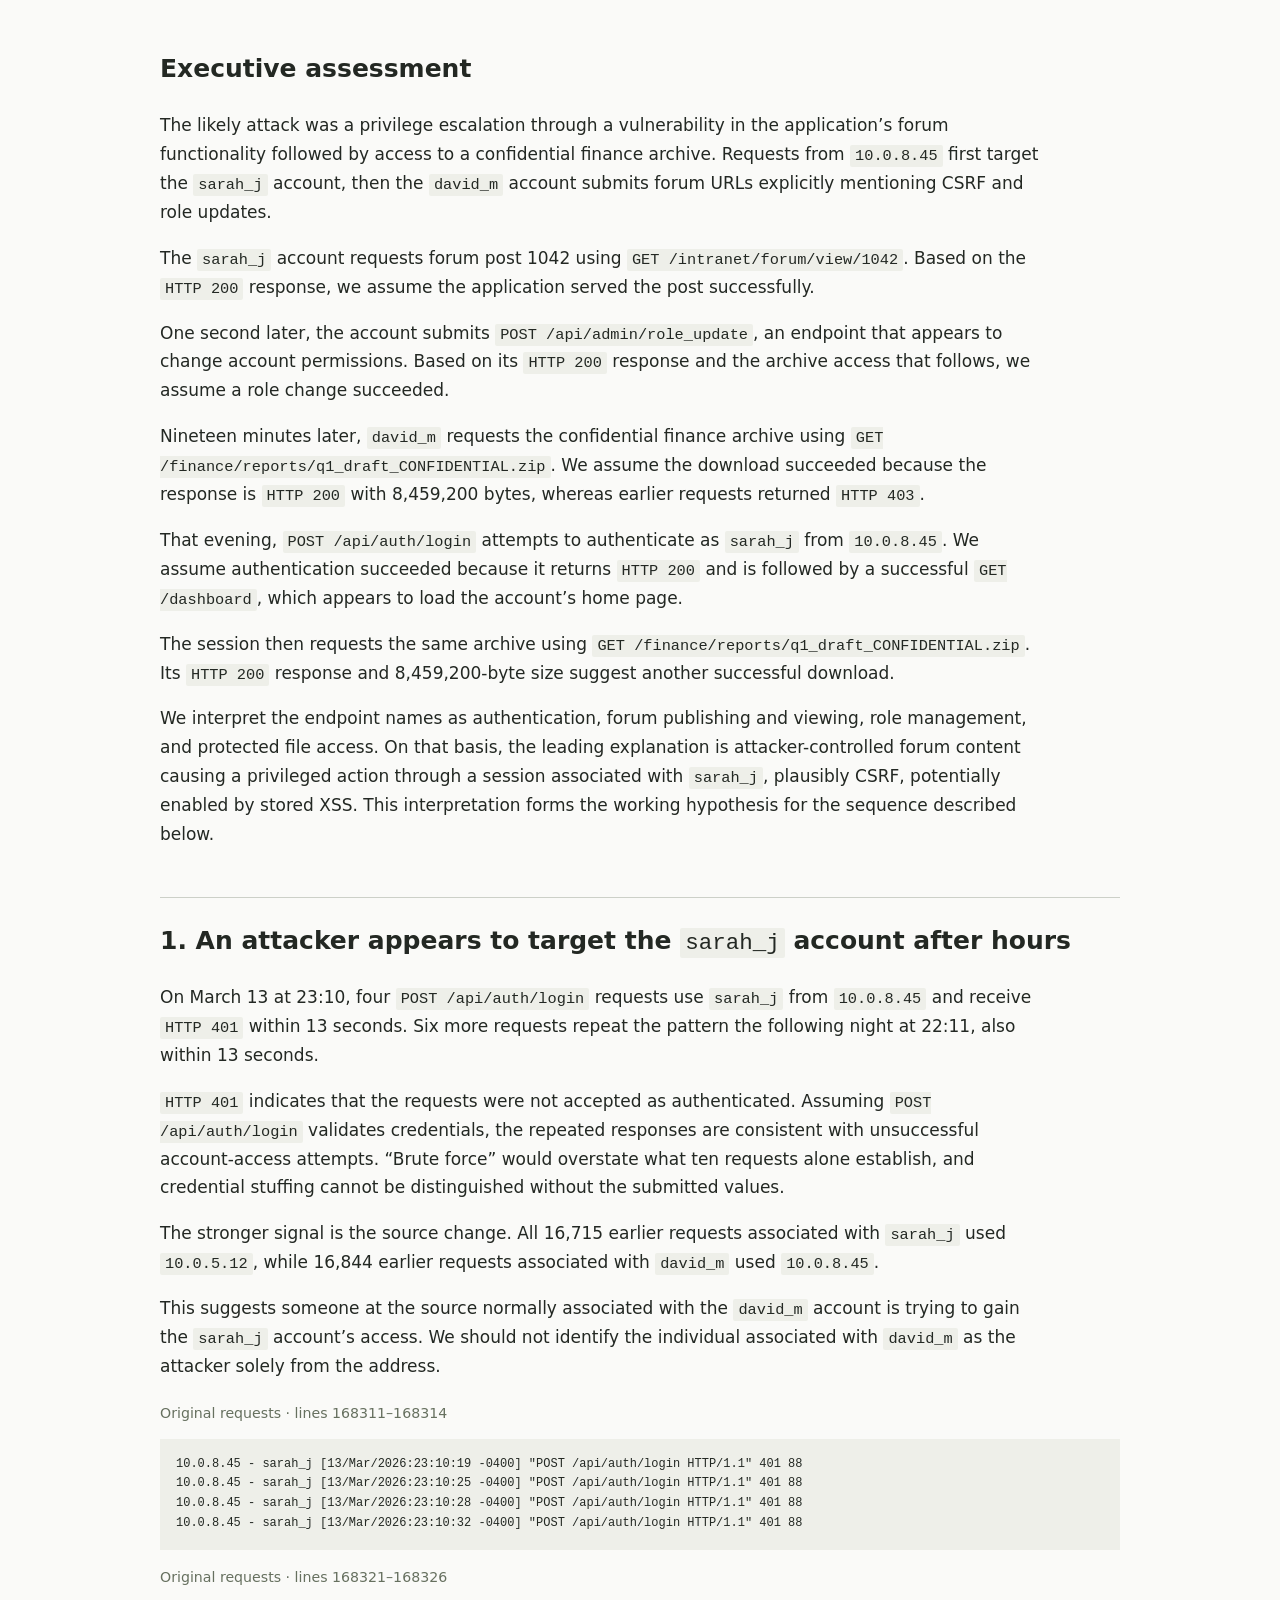
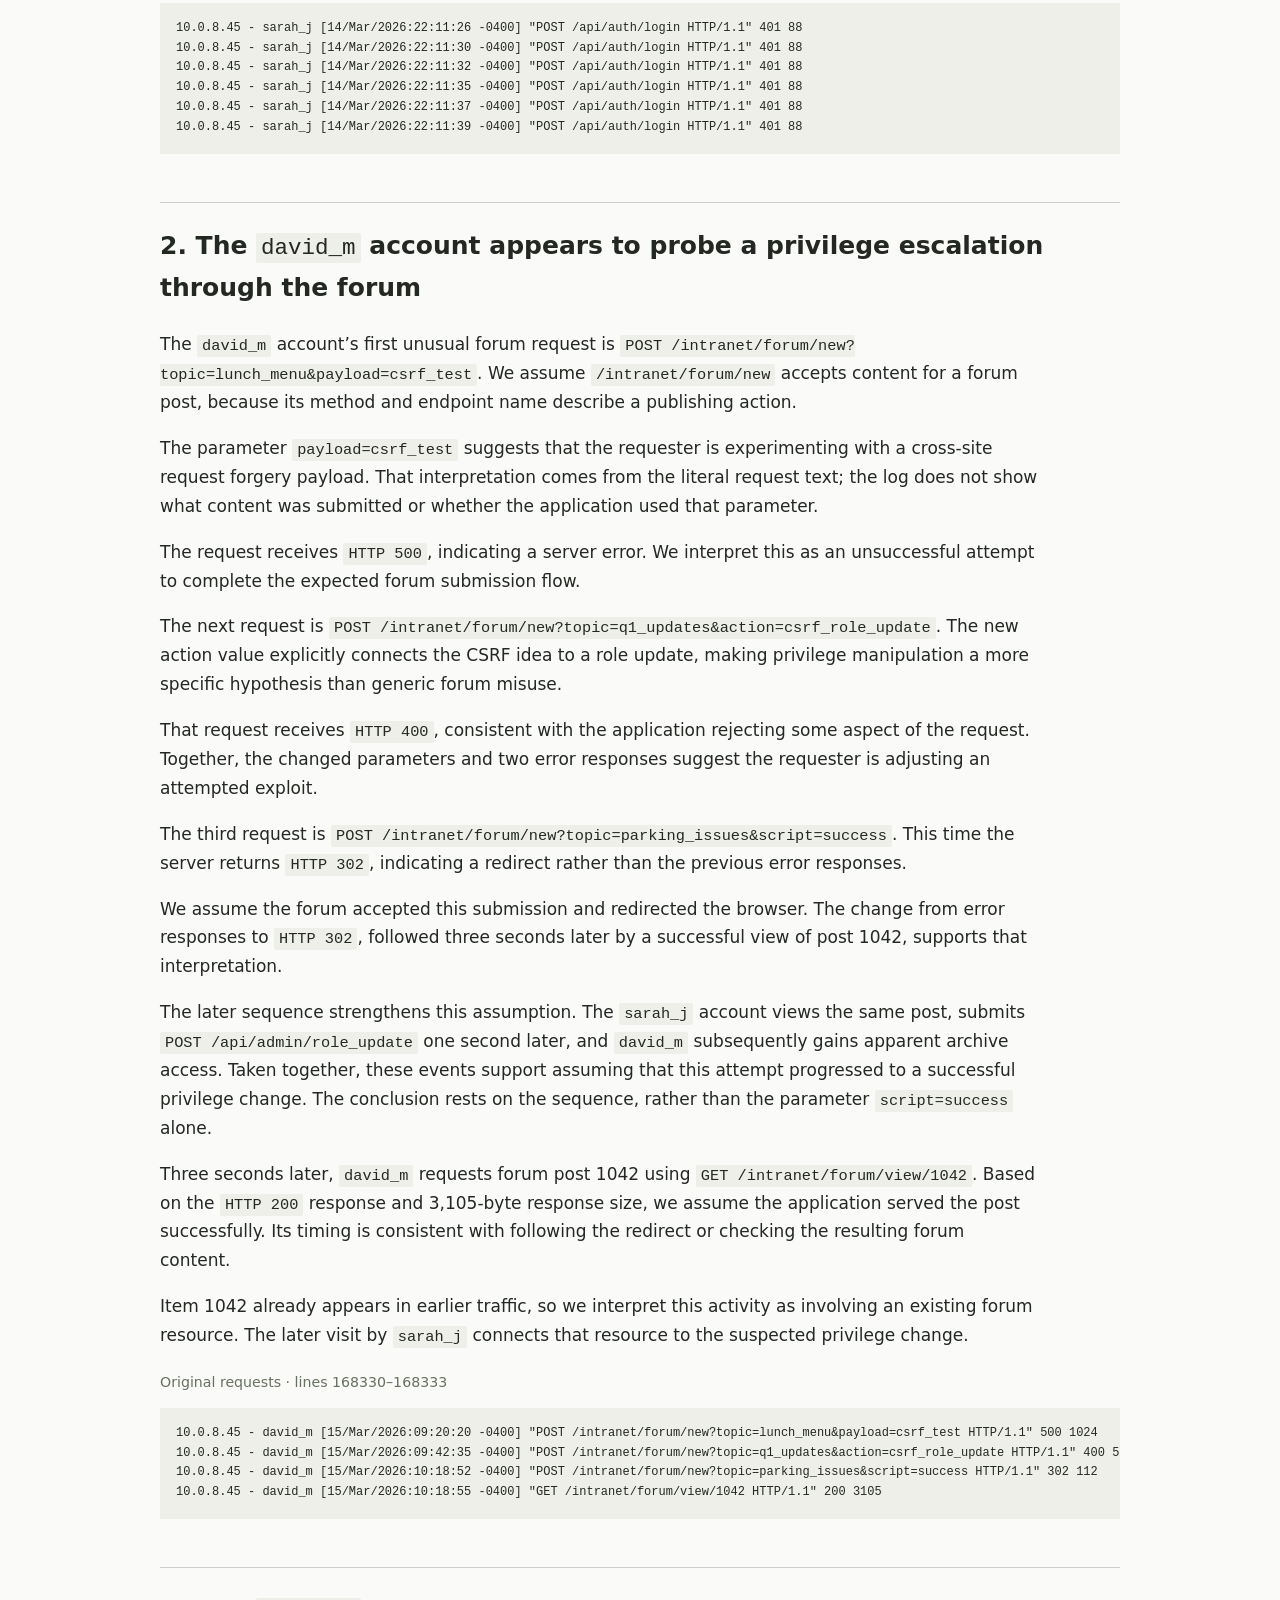
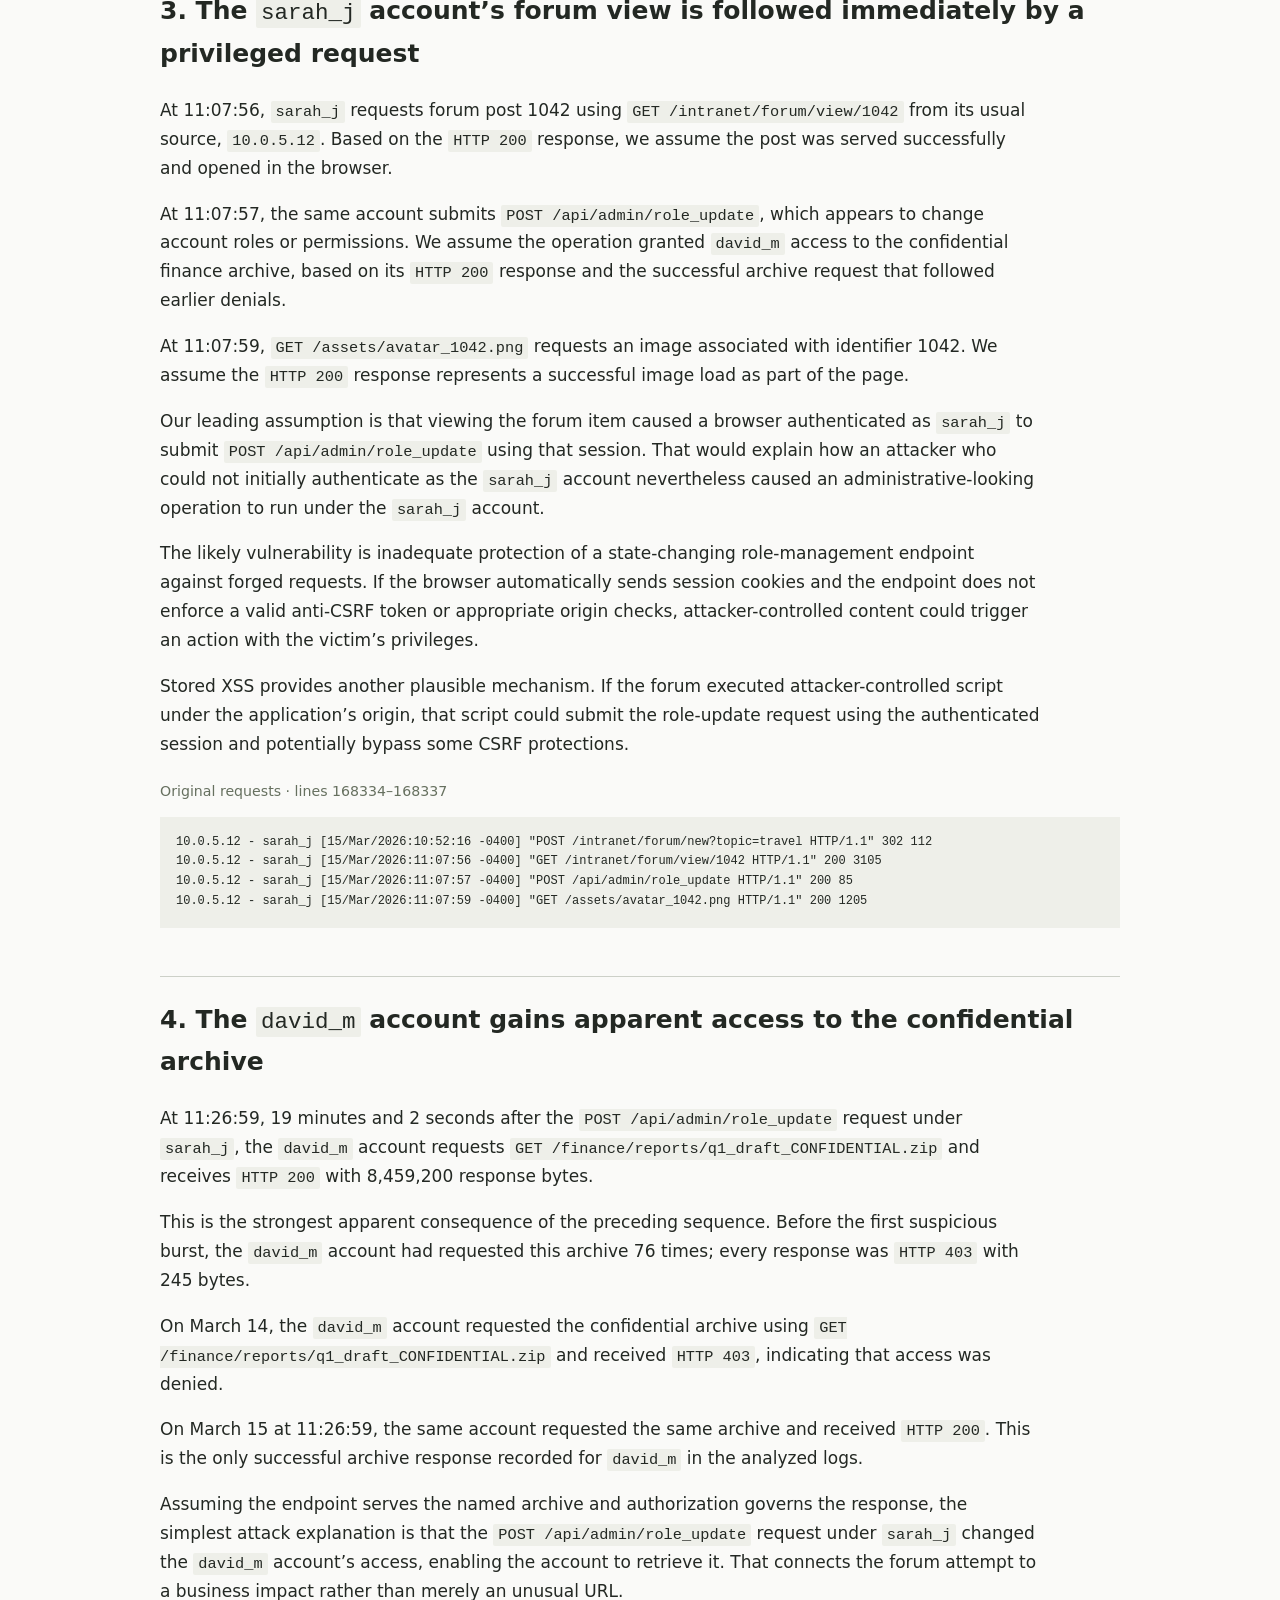
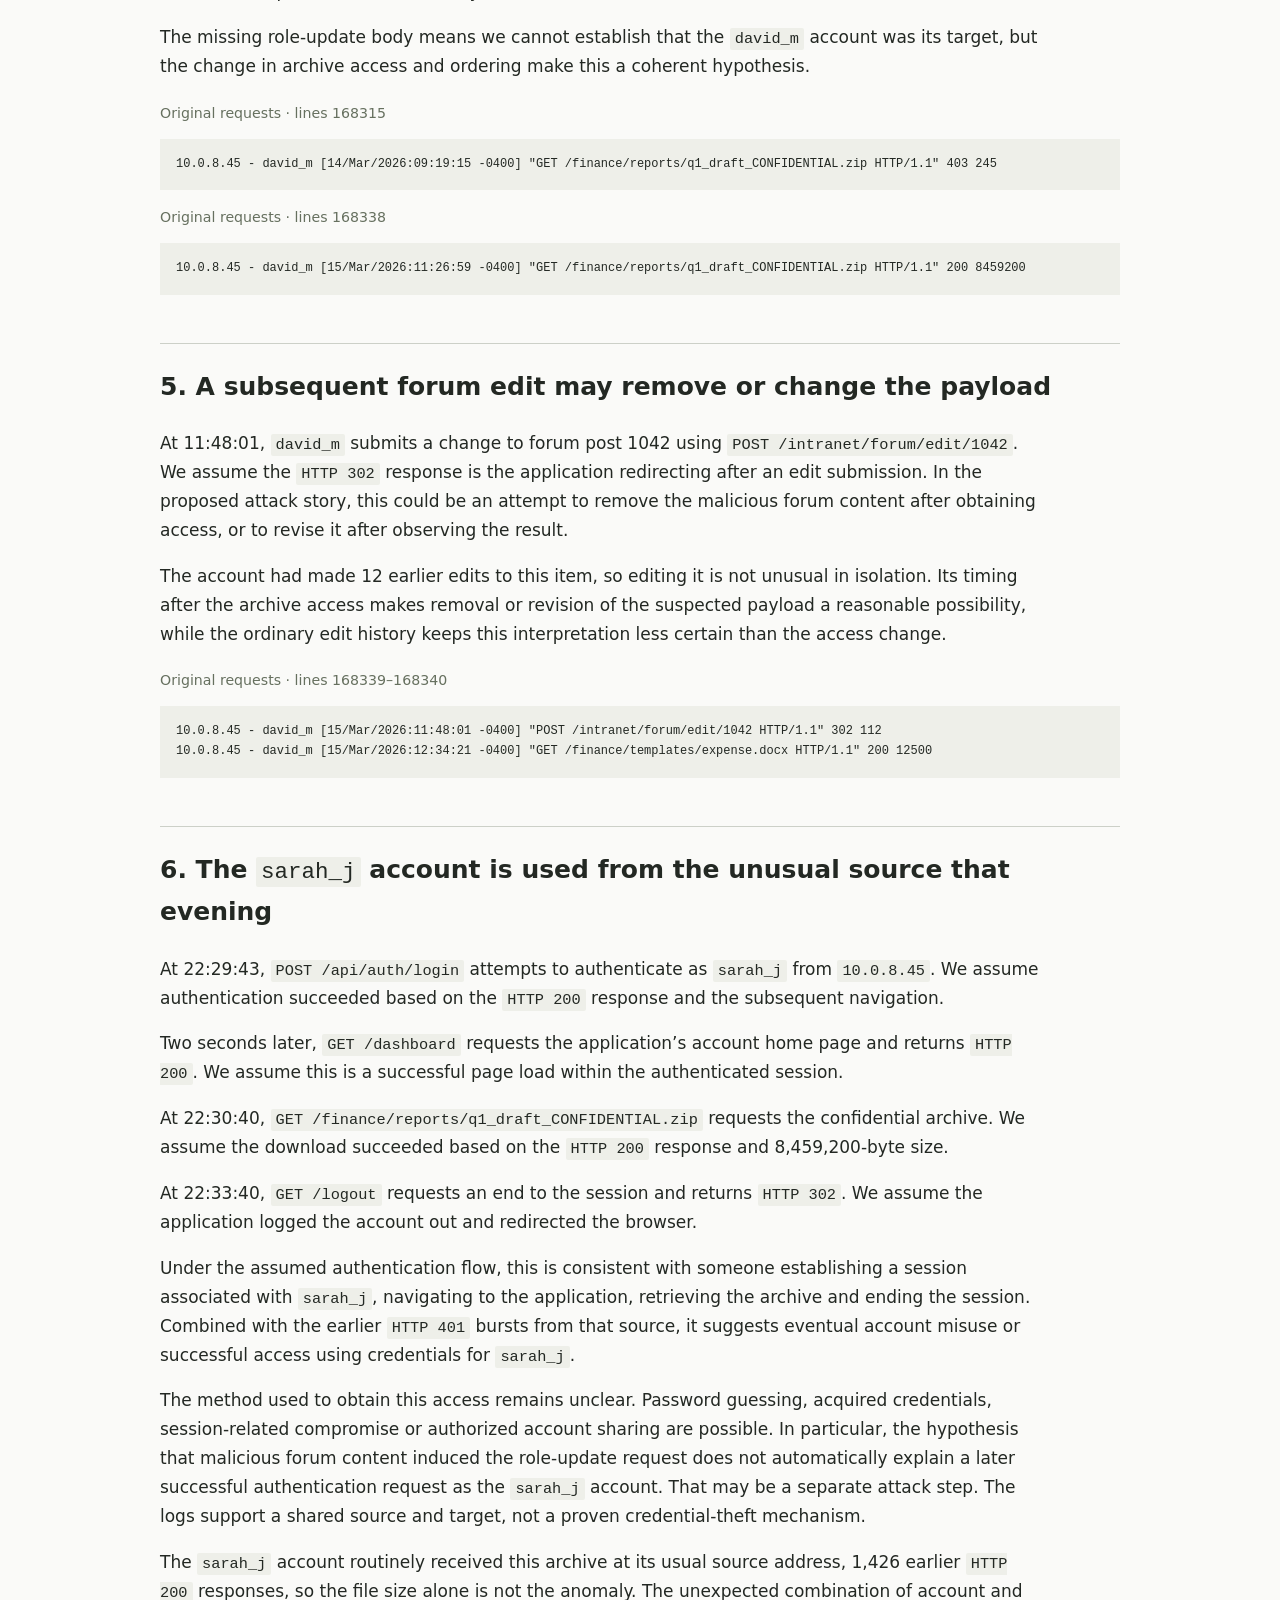
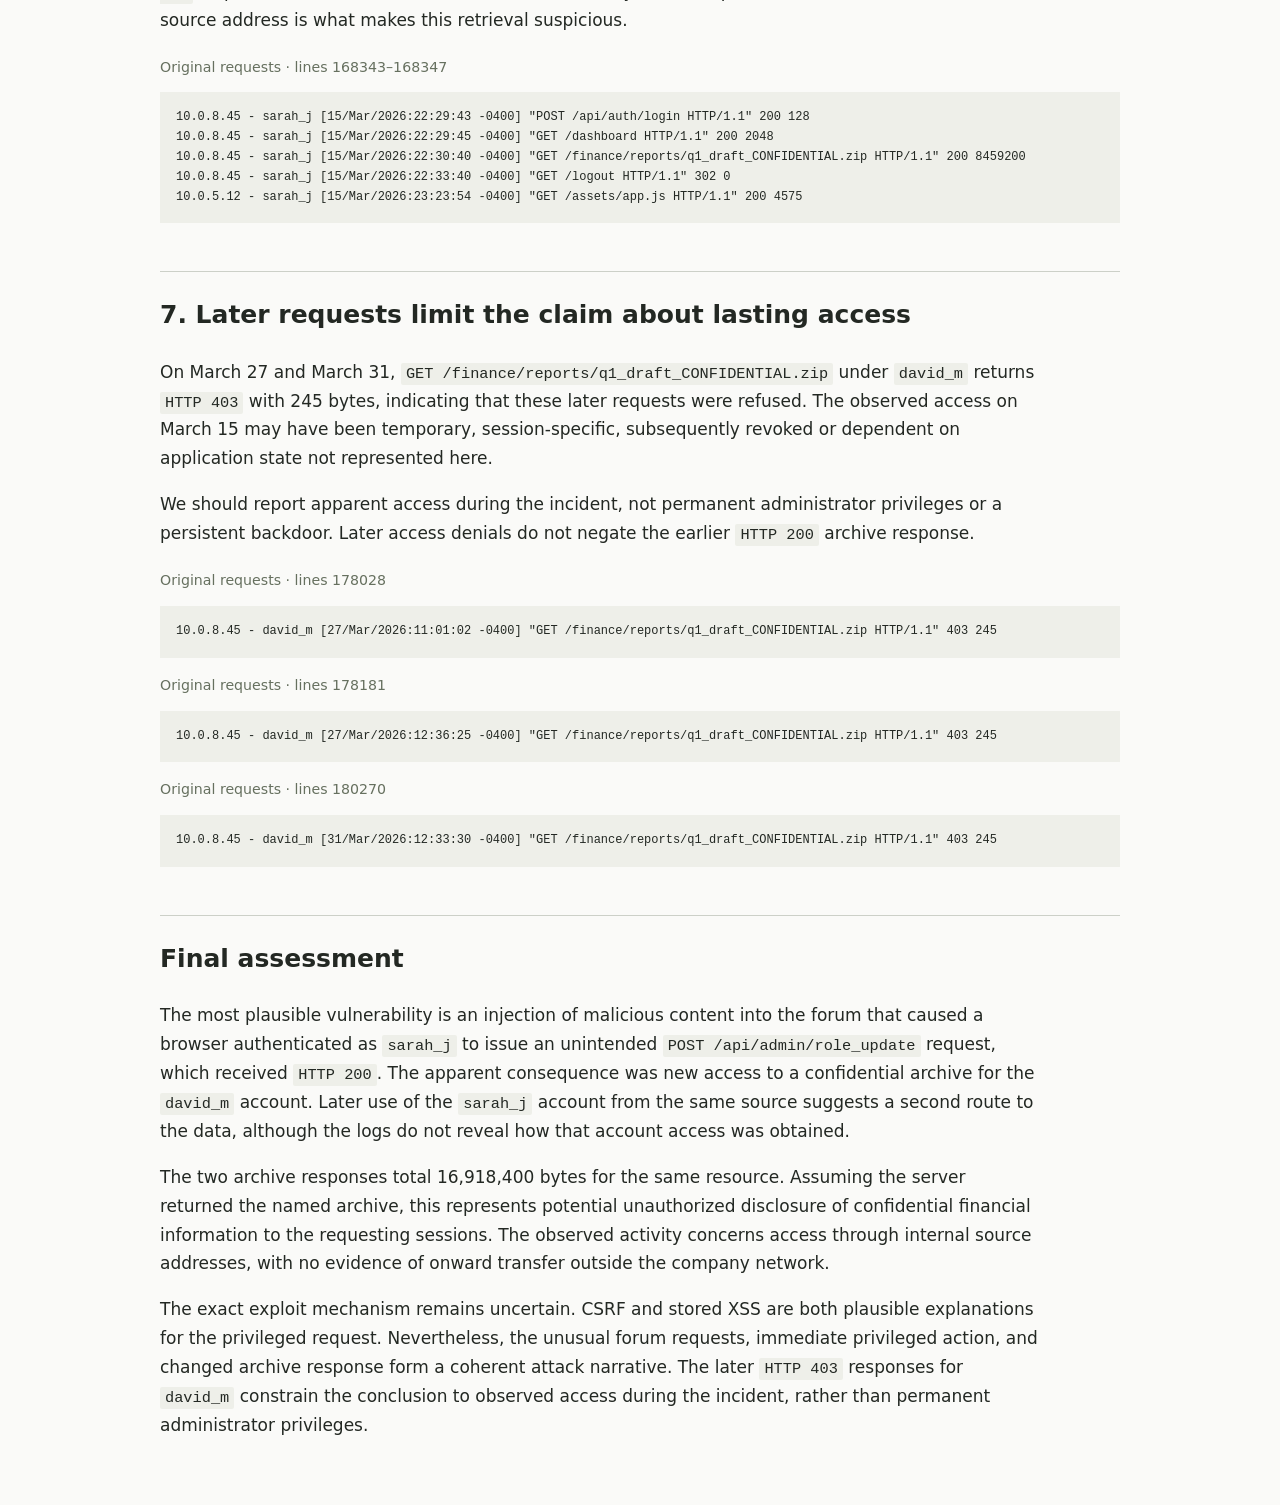
<file: results/investigation/EVIDENCE_REPORT.html>
<!doctype html><html lang="en"><meta charset="utf-8"><meta name="viewport" content="width=device-width,initial-scale=1"><title>Incident report</title><style>body{margin:0;background:#fafaf8;color:#232823;font:17px/1.7 system-ui,sans-serif}main{max-width:960px;margin:auto;padding:48px 28px}h1{font-size:40px;line-height:1.15}h2{font-size:25px;margin-top:48px;padding-top:22px;border-top:1px solid #ccd0c8}main>h2:first-child{border-top:0;margin-top:0;padding-top:0}p{max-width:880px}pre{font:12px/1.65 ui-monospace,monospace;background:#eeefe9;padding:16px;overflow:auto}small{color:#66705f}nav a{margin-right:20px;color:#315947}a{color:#315947}details{margin:20px 0}summary{cursor:pointer}code{overflow-wrap:anywhere;font:0.9em ui-monospace,monospace;background:#eeefe9;padding:2px 5px;border-radius:2px}@media print{main{padding:0}body{font-size:11px}pre{white-space:pre-wrap;overflow-wrap:anywhere}h2{break-after:avoid}}</style><main><h2>Executive assessment</h2><p>The likely attack was a privilege escalation through a vulnerability in the application’s forum functionality followed by access to a confidential finance archive. Requests from <code>10.0.8.45</code> first target the <code>sarah_j</code> account, then the <code>david_m</code> account submits forum URLs explicitly mentioning CSRF and role updates.</p><p>The <code>sarah_j</code> account requests forum post 1042 using <code>GET /intranet/forum/view/1042</code>. Based on the <code>HTTP 200</code> response, we assume the application served the post successfully.</p><p>One second later, the account submits <code>POST /api/admin/role_update</code>, an endpoint that appears to change account permissions. Based on its <code>HTTP 200</code> response and the archive access that follows, we assume a role change succeeded.</p><p>Nineteen minutes later, <code>david_m</code> requests the confidential finance archive using <code>GET /finance/reports/q1_draft_CONFIDENTIAL.zip</code>. We assume the download succeeded because the response is <code>HTTP 200</code> with 8,459,200 bytes, whereas earlier requests returned <code>HTTP 403</code>.</p><p>That evening, <code>POST /api/auth/login</code> attempts to authenticate as <code>sarah_j</code> from <code>10.0.8.45</code>. We assume authentication succeeded because it returns <code>HTTP 200</code> and is followed by a successful <code>GET /dashboard</code>, which appears to load the account’s home page.</p><p>The session then requests the same archive using <code>GET /finance/reports/q1_draft_CONFIDENTIAL.zip</code>. Its <code>HTTP 200</code> response and 8,459,200-byte size suggest another successful download.</p><p>We interpret the endpoint names as authentication, forum publishing and viewing, role management, and protected file access. On that basis, the leading explanation is attacker-controlled forum content causing a privileged action through a session associated with <code>sarah_j</code>, plausibly CSRF, potentially enabled by stored XSS. This interpretation forms the working hypothesis for the sequence described below.</p><h2>1. An attacker appears to target the <code>sarah_j</code> account after hours</h2><p>On March 13 at 23:10, four <code>POST /api/auth/login</code> requests use <code>sarah_j</code> from <code>10.0.8.45</code> and receive <code>HTTP 401</code> within 13 seconds. Six more requests repeat the pattern the following night at 22:11, also within 13 seconds.</p><p><code>HTTP 401</code> indicates that the requests were not accepted as authenticated. Assuming <code>POST /api/auth/login</code> validates credentials, the repeated responses are consistent with unsuccessful account-access attempts. “Brute force” would overstate what ten requests alone establish, and credential stuffing cannot be distinguished without the submitted values.</p><p>The stronger signal is the source change. All 16,715 earlier requests associated with <code>sarah_j</code> used <code>10.0.5.12</code>, while 16,844 earlier requests associated with <code>david_m</code> used <code>10.0.8.45</code>.</p><p>This suggests someone at the source normally associated with the <code>david_m</code> account is trying to gain the <code>sarah_j</code> account’s access. We should not identify the individual associated with <code>david_m</code> as the attacker solely from the address.</p><small>Original requests · lines 168311–168314</small><pre>10.0.8.45 - sarah_j [13/Mar/2026:23:10:19 -0400] &quot;POST /api/auth/login HTTP/1.1&quot; 401 88
10.0.8.45 - sarah_j [13/Mar/2026:23:10:25 -0400] &quot;POST /api/auth/login HTTP/1.1&quot; 401 88
10.0.8.45 - sarah_j [13/Mar/2026:23:10:28 -0400] &quot;POST /api/auth/login HTTP/1.1&quot; 401 88
10.0.8.45 - sarah_j [13/Mar/2026:23:10:32 -0400] &quot;POST /api/auth/login HTTP/1.1&quot; 401 88</pre><small>Original requests · lines 168321–168326</small><pre>10.0.8.45 - sarah_j [14/Mar/2026:22:11:26 -0400] &quot;POST /api/auth/login HTTP/1.1&quot; 401 88
10.0.8.45 - sarah_j [14/Mar/2026:22:11:30 -0400] &quot;POST /api/auth/login HTTP/1.1&quot; 401 88
10.0.8.45 - sarah_j [14/Mar/2026:22:11:32 -0400] &quot;POST /api/auth/login HTTP/1.1&quot; 401 88
10.0.8.45 - sarah_j [14/Mar/2026:22:11:35 -0400] &quot;POST /api/auth/login HTTP/1.1&quot; 401 88
10.0.8.45 - sarah_j [14/Mar/2026:22:11:37 -0400] &quot;POST /api/auth/login HTTP/1.1&quot; 401 88
10.0.8.45 - sarah_j [14/Mar/2026:22:11:39 -0400] &quot;POST /api/auth/login HTTP/1.1&quot; 401 88</pre><h2>2. The <code>david_m</code> account appears to probe a privilege escalation through the forum</h2><p>The <code>david_m</code> account’s first unusual forum request is <code>POST /intranet/forum/new?topic=lunch_menu&amp;payload=csrf_test</code>. We assume <code>/intranet/forum/new</code> accepts content for a forum post, because its method and endpoint name describe a publishing action.</p><p>The parameter <code>payload=csrf_test</code> suggests that the requester is experimenting with a cross-site request forgery payload. That interpretation comes from the literal request text; the log does not show what content was submitted or whether the application used that parameter.</p><p>The request receives <code>HTTP 500</code>, indicating a server error. We interpret this as an unsuccessful attempt to complete the expected forum submission flow.</p><p>The next request is <code>POST /intranet/forum/new?topic=q1_updates&amp;action=csrf_role_update</code>. The new action value explicitly connects the CSRF idea to a role update, making privilege manipulation a more specific hypothesis than generic forum misuse.</p><p>That request receives <code>HTTP 400</code>, consistent with the application rejecting some aspect of the request. Together, the changed parameters and two error responses suggest the requester is adjusting an attempted exploit.</p><p>The third request is <code>POST /intranet/forum/new?topic=parking_issues&amp;script=success</code>. This time the server returns <code>HTTP 302</code>, indicating a redirect rather than the previous error responses.</p><p>We assume the forum accepted this submission and redirected the browser. The change from error responses to <code>HTTP 302</code>, followed three seconds later by a successful view of post 1042, supports that interpretation.</p><p>The later sequence strengthens this assumption. The <code>sarah_j</code> account views the same post, submits <code>POST /api/admin/role_update</code> one second later, and <code>david_m</code> subsequently gains apparent archive access. Taken together, these events support assuming that this attempt progressed to a successful privilege change. The conclusion rests on the sequence, rather than the parameter <code>script=success</code> alone.</p><p>Three seconds later, <code>david_m</code> requests forum post 1042 using <code>GET /intranet/forum/view/1042</code>. Based on the <code>HTTP 200</code> response and 3,105-byte response size, we assume the application served the post successfully. Its timing is consistent with following the redirect or checking the resulting forum content.</p><p>Item 1042 already appears in earlier traffic, so we interpret this activity as involving an existing forum resource. The later visit by <code>sarah_j</code> connects that resource to the suspected privilege change.</p><small>Original requests · lines 168330–168333</small><pre>10.0.8.45 - david_m [15/Mar/2026:09:20:20 -0400] &quot;POST /intranet/forum/new?topic=lunch_menu&amp;payload=csrf_test HTTP/1.1&quot; 500 1024
10.0.8.45 - david_m [15/Mar/2026:09:42:35 -0400] &quot;POST /intranet/forum/new?topic=q1_updates&amp;action=csrf_role_update HTTP/1.1&quot; 400 512
10.0.8.45 - david_m [15/Mar/2026:10:18:52 -0400] &quot;POST /intranet/forum/new?topic=parking_issues&amp;script=success HTTP/1.1&quot; 302 112
10.0.8.45 - david_m [15/Mar/2026:10:18:55 -0400] &quot;GET /intranet/forum/view/1042 HTTP/1.1&quot; 200 3105</pre><h2>3. The <code>sarah_j</code> account’s forum view is followed immediately by a privileged request</h2><p>At 11:07:56, <code>sarah_j</code> requests forum post 1042 using <code>GET /intranet/forum/view/1042</code> from its usual source, <code>10.0.5.12</code>. Based on the <code>HTTP 200</code> response, we assume the post was served successfully and opened in the browser.</p><p>At 11:07:57, the same account submits <code>POST /api/admin/role_update</code>, which appears to change account roles or permissions. We assume the operation granted <code>david_m</code> access to the confidential finance archive, based on its <code>HTTP 200</code> response and the successful archive request that followed earlier denials.</p><p>At 11:07:59, <code>GET /assets/avatar_1042.png</code> requests an image associated with identifier 1042. We assume the <code>HTTP 200</code> response represents a successful image load as part of the page.</p><p>Our leading assumption is that viewing the forum item caused a browser authenticated as <code>sarah_j</code> to submit <code>POST /api/admin/role_update</code> using that session. That would explain how an attacker who could not initially authenticate as the <code>sarah_j</code> account nevertheless caused an administrative-looking operation to run under the <code>sarah_j</code> account.</p><p>The likely vulnerability is inadequate protection of a state-changing role-management endpoint against forged requests. If the browser automatically sends session cookies and the endpoint does not enforce a valid anti-CSRF token or appropriate origin checks, attacker-controlled content could trigger an action with the victim’s privileges. </p><p>Stored XSS provides another plausible mechanism. If the forum executed attacker-controlled script under the application’s origin, that script could submit the role-update request using the authenticated session and potentially bypass some CSRF protections.</p><small>Original requests · lines 168334–168337</small><pre>10.0.5.12 - sarah_j [15/Mar/2026:10:52:16 -0400] &quot;POST /intranet/forum/new?topic=travel HTTP/1.1&quot; 302 112
10.0.5.12 - sarah_j [15/Mar/2026:11:07:56 -0400] &quot;GET /intranet/forum/view/1042 HTTP/1.1&quot; 200 3105
10.0.5.12 - sarah_j [15/Mar/2026:11:07:57 -0400] &quot;POST /api/admin/role_update HTTP/1.1&quot; 200 85
10.0.5.12 - sarah_j [15/Mar/2026:11:07:59 -0400] &quot;GET /assets/avatar_1042.png HTTP/1.1&quot; 200 1205</pre><h2>4. The <code>david_m</code> account gains apparent access to the confidential archive</h2><p>At 11:26:59, 19 minutes and 2 seconds after the <code>POST /api/admin/role_update</code> request under <code>sarah_j</code>, the <code>david_m</code> account requests <code>GET /finance/reports/q1_draft_CONFIDENTIAL.zip</code> and receives <code>HTTP 200</code> with 8,459,200 response bytes.</p><p>This is the strongest apparent consequence of the preceding sequence. Before the first suspicious burst, the <code>david_m</code> account had requested this archive 76 times; every response was <code>HTTP 403</code> with 245 bytes.</p><p>On March 14, the <code>david_m</code> account requested the confidential archive using <code>GET /finance/reports/q1_draft_CONFIDENTIAL.zip</code> and received <code>HTTP 403</code>, indicating that access was denied.</p><p>On March 15 at 11:26:59, the same account requested the same archive and received <code>HTTP 200</code>. This is the only successful archive response recorded for <code>david_m</code> in the analyzed logs.</p><p>Assuming the endpoint serves the named archive and authorization governs the response, the simplest attack explanation is that the <code>POST /api/admin/role_update</code> request under <code>sarah_j</code> changed the <code>david_m</code> account’s access, enabling the account to retrieve it. That connects the forum attempt to a business impact rather than merely an unusual URL.</p><p>The missing role-update body means we cannot establish that the <code>david_m</code> account was its target, but the change in archive access and ordering make this a coherent hypothesis.</p><small>Original requests · lines 168315</small><pre>10.0.8.45 - david_m [14/Mar/2026:09:19:15 -0400] &quot;GET /finance/reports/q1_draft_CONFIDENTIAL.zip HTTP/1.1&quot; 403 245</pre><small>Original requests · lines 168338</small><pre>10.0.8.45 - david_m [15/Mar/2026:11:26:59 -0400] &quot;GET /finance/reports/q1_draft_CONFIDENTIAL.zip HTTP/1.1&quot; 200 8459200</pre><h2>5. A subsequent forum edit may remove or change the payload</h2><p>At 11:48:01, <code>david_m</code> submits a change to forum post 1042 using <code>POST /intranet/forum/edit/1042</code>. We assume the <code>HTTP 302</code> response is the application redirecting after an edit submission. In the proposed attack story, this could be an attempt to remove the malicious forum content after obtaining access, or to revise it after observing the result.</p><p>The account had made 12 earlier edits to this item, so editing it is not unusual in isolation. Its timing after the archive access makes removal or revision of the suspected payload a reasonable possibility, while the ordinary edit history keeps this interpretation less certain than the access change.</p><small>Original requests · lines 168339–168340</small><pre>10.0.8.45 - david_m [15/Mar/2026:11:48:01 -0400] &quot;POST /intranet/forum/edit/1042 HTTP/1.1&quot; 302 112
10.0.8.45 - david_m [15/Mar/2026:12:34:21 -0400] &quot;GET /finance/templates/expense.docx HTTP/1.1&quot; 200 12500</pre><h2>6. The <code>sarah_j</code> account is used from the unusual source that evening</h2><p>At 22:29:43, <code>POST /api/auth/login</code> attempts to authenticate as <code>sarah_j</code> from <code>10.0.8.45</code>. We assume authentication succeeded based on the <code>HTTP 200</code> response and the subsequent navigation.</p><p>Two seconds later, <code>GET /dashboard</code> requests the application’s account home page and returns <code>HTTP 200</code>. We assume this is a successful page load within the authenticated session.</p><p>At 22:30:40, <code>GET /finance/reports/q1_draft_CONFIDENTIAL.zip</code> requests the confidential archive. We assume the download succeeded based on the <code>HTTP 200</code> response and 8,459,200-byte size.</p><p>At 22:33:40, <code>GET /logout</code> requests an end to the session and returns <code>HTTP 302</code>. We assume the application logged the account out and redirected the browser.</p><p>Under the assumed authentication flow, this is consistent with someone establishing a session associated with <code>sarah_j</code>, navigating to the application, retrieving the archive and ending the session. Combined with the earlier <code>HTTP 401</code> bursts from that source, it suggests eventual account misuse or successful access using credentials for <code>sarah_j</code>.</p><p>The method used to obtain this access remains unclear. Password guessing, acquired credentials, session-related compromise or authorized account sharing are possible. In particular, the hypothesis that malicious forum content induced the role-update request does not automatically explain a later successful authentication request as the <code>sarah_j</code> account. That may be a separate attack step. The logs support a shared source and target, not a proven credential-theft mechanism.</p><p>The <code>sarah_j</code> account routinely received this archive at its usual source address, 1,426 earlier <code>HTTP 200</code> responses, so the file size alone is not the anomaly. The unexpected combination of account and source address is what makes this retrieval suspicious.</p><small>Original requests · lines 168343–168347</small><pre>10.0.8.45 - sarah_j [15/Mar/2026:22:29:43 -0400] &quot;POST /api/auth/login HTTP/1.1&quot; 200 128
10.0.8.45 - sarah_j [15/Mar/2026:22:29:45 -0400] &quot;GET /dashboard HTTP/1.1&quot; 200 2048
10.0.8.45 - sarah_j [15/Mar/2026:22:30:40 -0400] &quot;GET /finance/reports/q1_draft_CONFIDENTIAL.zip HTTP/1.1&quot; 200 8459200
10.0.8.45 - sarah_j [15/Mar/2026:22:33:40 -0400] &quot;GET /logout HTTP/1.1&quot; 302 0
10.0.5.12 - sarah_j [15/Mar/2026:23:23:54 -0400] &quot;GET /assets/app.js HTTP/1.1&quot; 200 4575</pre><h2>7. Later requests limit the claim about lasting access</h2><p>On March 27 and March 31, <code>GET /finance/reports/q1_draft_CONFIDENTIAL.zip</code> under <code>david_m</code> returns <code>HTTP 403</code> with 245 bytes, indicating that these later requests were refused. The observed access on March 15 may have been temporary, session-specific, subsequently revoked or dependent on application state not represented here.</p><p>We should report apparent access during the incident, not permanent administrator privileges or a persistent backdoor. Later access denials do not negate the earlier <code>HTTP 200</code> archive response.</p><small>Original requests · lines 178028</small><pre>10.0.8.45 - david_m [27/Mar/2026:11:01:02 -0400] &quot;GET /finance/reports/q1_draft_CONFIDENTIAL.zip HTTP/1.1&quot; 403 245</pre><small>Original requests · lines 178181</small><pre>10.0.8.45 - david_m [27/Mar/2026:12:36:25 -0400] &quot;GET /finance/reports/q1_draft_CONFIDENTIAL.zip HTTP/1.1&quot; 403 245</pre><small>Original requests · lines 180270</small><pre>10.0.8.45 - david_m [31/Mar/2026:12:33:30 -0400] &quot;GET /finance/reports/q1_draft_CONFIDENTIAL.zip HTTP/1.1&quot; 403 245</pre><h2>Final assessment</h2><p>The most plausible vulnerability is an injection of malicious content into the forum that caused a browser authenticated as <code>sarah_j</code> to issue an unintended <code>POST /api/admin/role_update</code> request, which received <code>HTTP 200</code>. The apparent consequence was new access to a confidential archive for the <code>david_m</code> account. Later use of the <code>sarah_j</code> account from the same source suggests a second route to the data, although the logs do not reveal how that account access was obtained.</p><p>The two archive responses total 16,918,400 bytes for the same resource. Assuming the server returned the named archive, this represents potential unauthorized disclosure of confidential financial information to the requesting sessions. The observed activity concerns access through internal source addresses, with no evidence of onward transfer outside the company network.</p><p>The exact exploit mechanism remains uncertain. CSRF and stored XSS are both plausible explanations for the privileged request. Nevertheless, the unusual forum requests, immediate privileged action, and changed archive response form a coherent attack narrative. The later <code>HTTP 403</code> responses for <code>david_m</code> constrain the conclusion to observed access during the incident, rather than permanent administrator privileges.</p></main></html>
</file>
